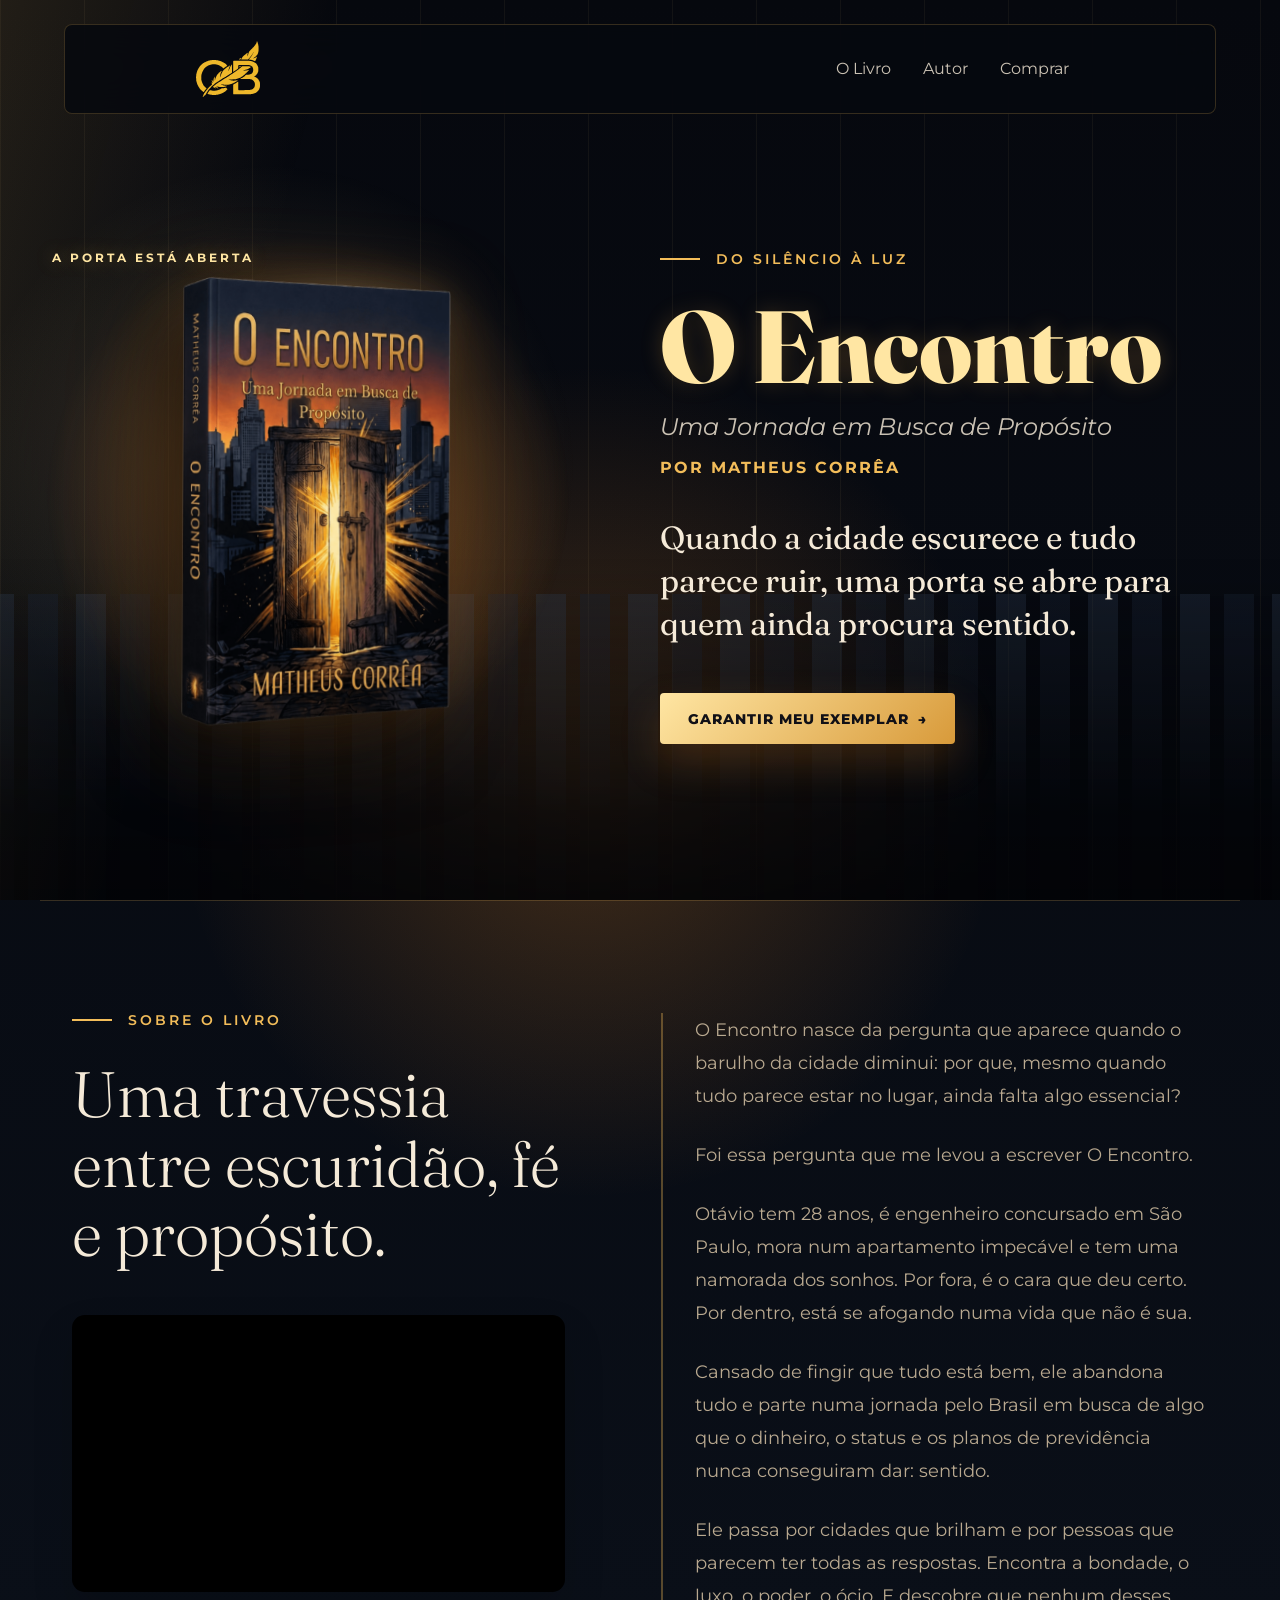
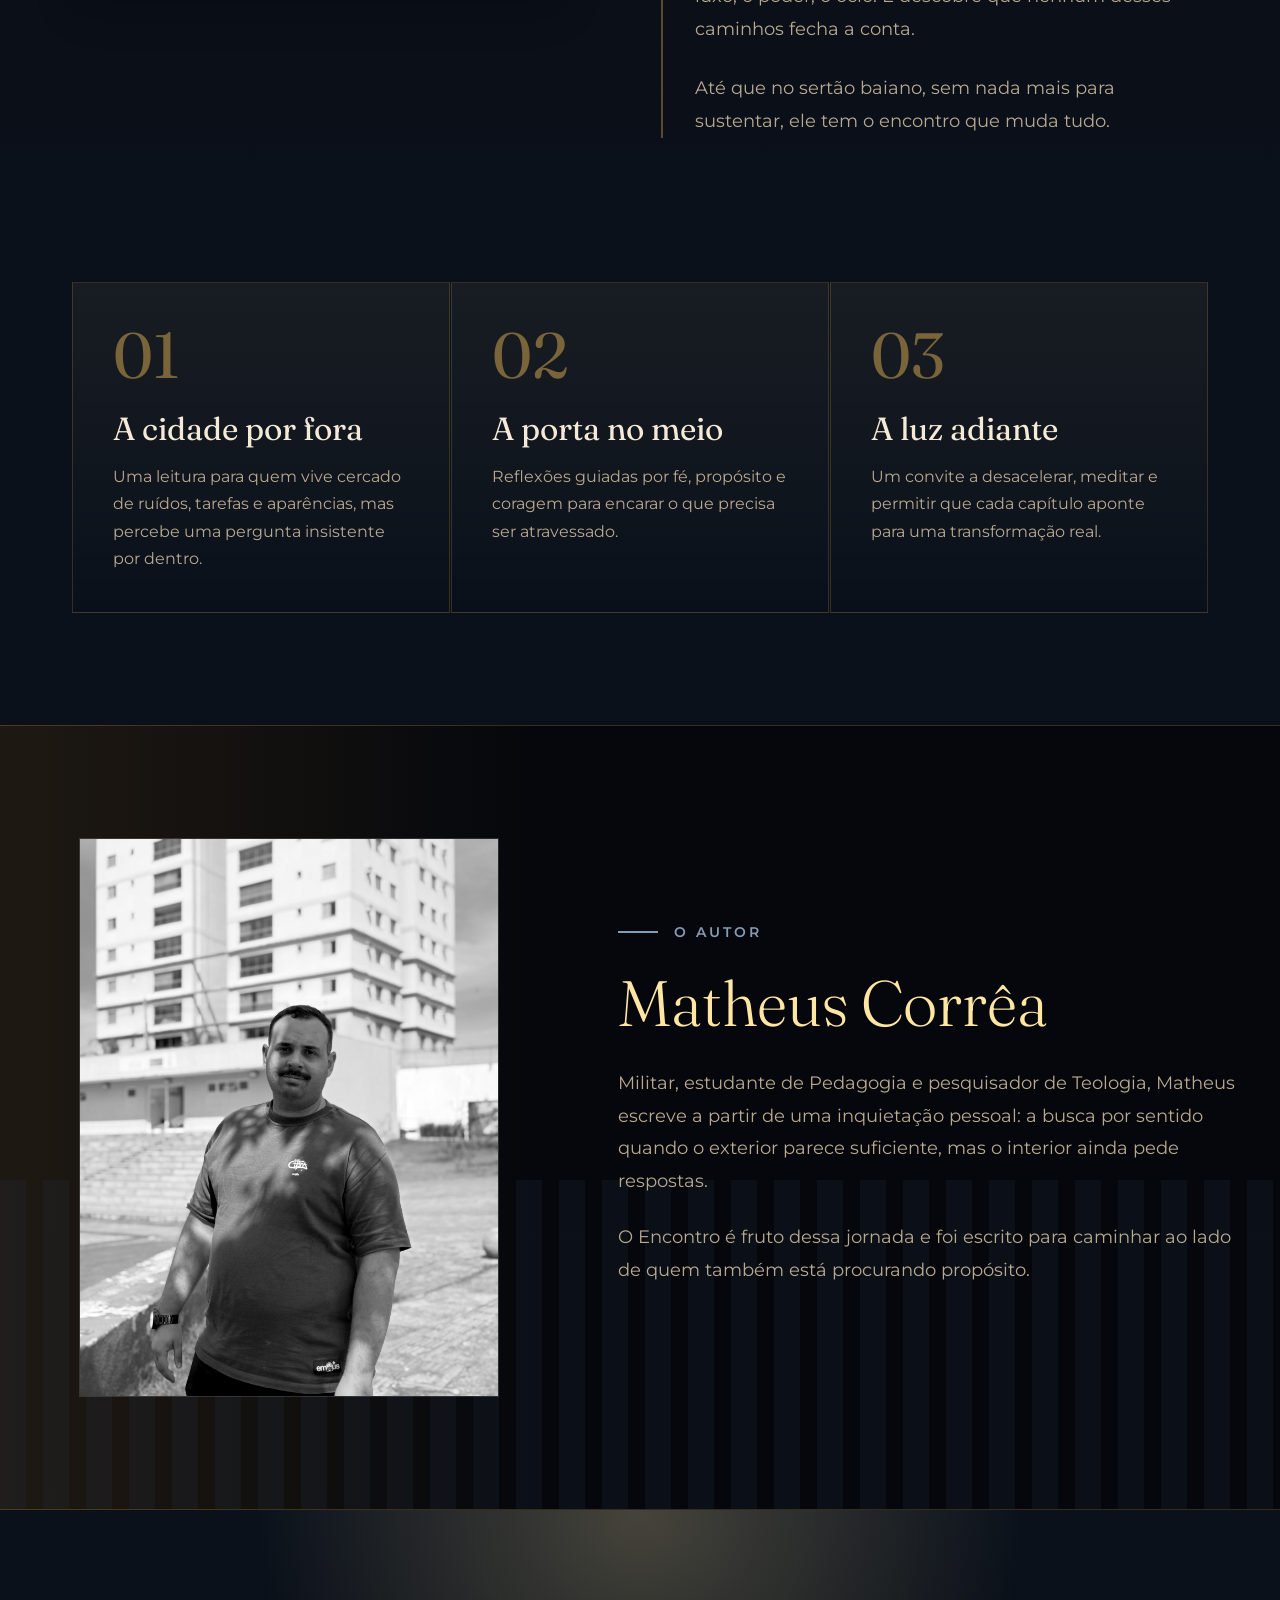
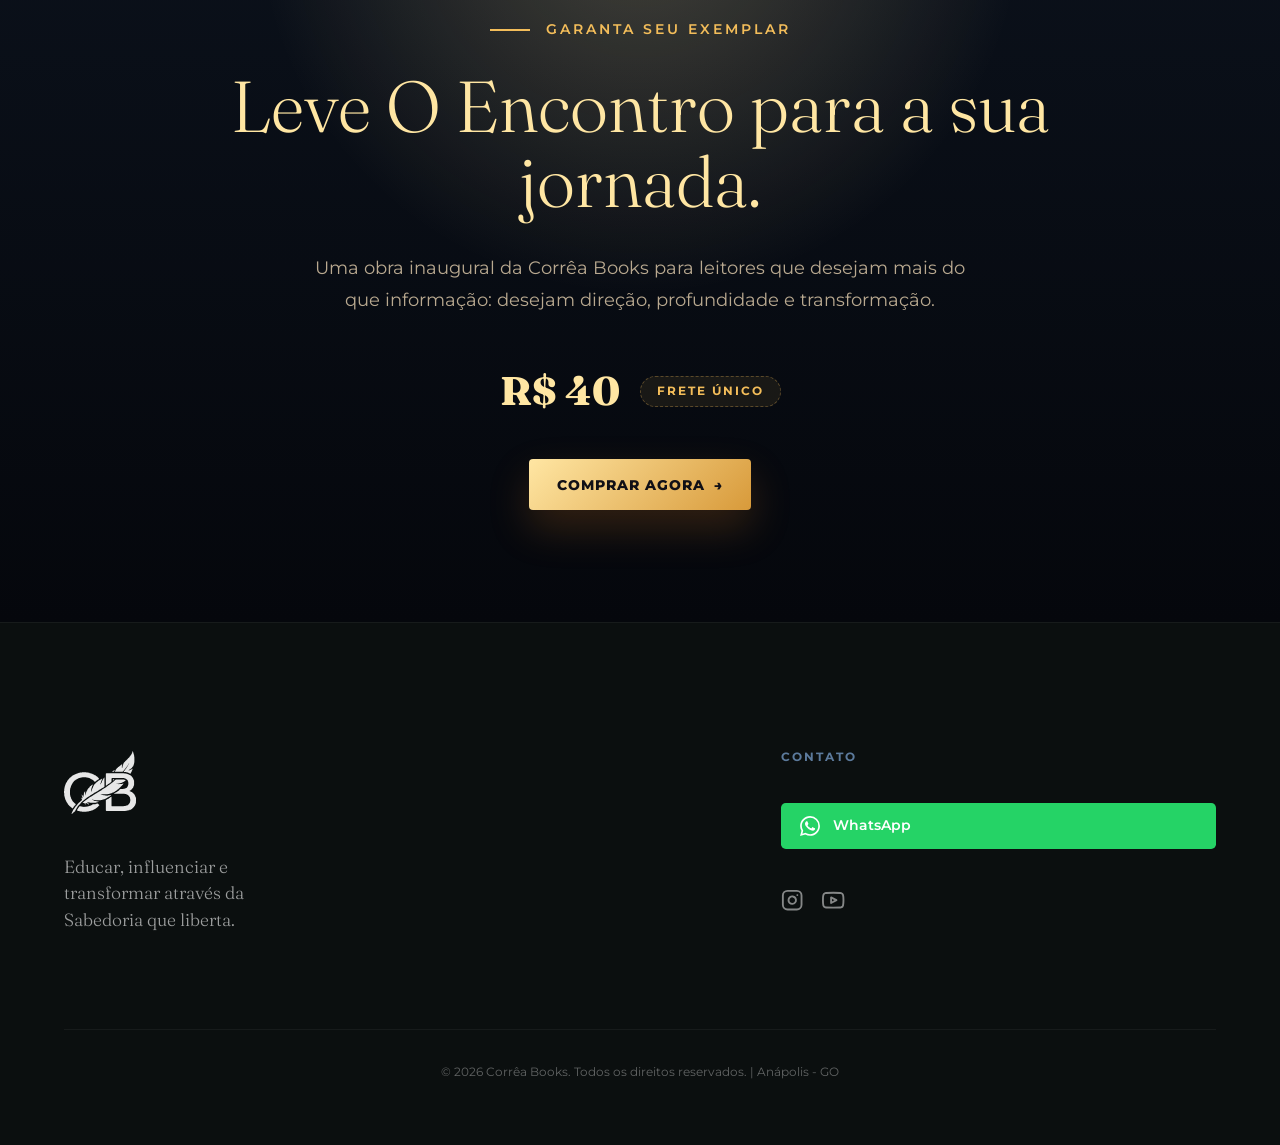
<file: o-encontro.html>
<!DOCTYPE html>
<html lang="pt-br">
<head>
  <meta charset="UTF-8">
  <meta name="viewport" content="width=device-width, initial-scale=1.0">
  <meta name="description" content="Conheça O Encontro, livro de Matheus Corrêa sobre fé, propósito e a busca por sentido quando a vida parece não fechar a conta.">
  <meta name="robots" content="index, follow, max-image-preview:large">
  <meta name="author" content="Matheus Corrêa">
  <meta name="theme-color" content="#0b111b">
  <link rel="canonical" href="https://correabooks.com.br/o-encontro.html">
  <link rel="preconnect" href="https://fonts.googleapis.com">
  <link rel="preconnect" href="https://fonts.gstatic.com" crossorigin>
  <link rel="shortcut icon" href="assets/img/logo_verde.ico" type="image/x-icon">
  <link rel="stylesheet" href="style.css?v=2.1">
  <meta property="og:type" content="book">
  <meta property="og:locale" content="pt_BR">
  <meta property="og:site_name" content="Corrêa Books">
  <meta property="og:title" content="O Encontro | Uma Jornada em Busca de Propósito">
  <meta property="og:description" content="Um livro de Matheus Corrêa sobre fé, propósito e a busca por sentido quando tudo parece dar certo por fora.">
  <meta property="og:url" content="https://correabooks.com.br/o-encontro.html">
  <meta property="og:image" content="https://correabooks.com.br/assets/img/capa.png">
  <meta property="og:image:alt" content="Capa do livro O Encontro, de Matheus Corrêa">
  <meta name="twitter:card" content="summary_large_image">
  <meta name="twitter:title" content="O Encontro | Uma Jornada em Busca de Propósito">
  <meta name="twitter:description" content="Um livro de Matheus Corrêa sobre fé, propósito e a busca por sentido quando tudo parece dar certo por fora.">
  <meta name="twitter:image" content="https://correabooks.com.br/assets/img/capa.png">
  <script type="application/ld+json">
    {
      "@context": "https://schema.org",
      "@graph": [
        {
          "@type": "Book",
          "@id": "https://correabooks.com.br/o-encontro.html#book",
          "name": "O Encontro",
          "alternateName": "O Encontro: Uma Jornada em Busca de Propósito",
          "url": "https://correabooks.com.br/o-encontro.html",
          "image": "https://correabooks.com.br/assets/img/capa.png",
          "description": "Uma jornada sobre fé, propósito e a busca por sentido quando tudo parece dar certo por fora, mas o interior ainda pede respostas.",
          "inLanguage": "pt-BR",
          "author": {
            "@type": "Person",
            "name": "Matheus Corrêa"
          },
          "publisher": {
            "@type": "Organization",
            "name": "Corrêa Books",
            "url": "https://correabooks.com.br/",
            "logo": "https://correabooks.com.br/assets/img/logo_verde.png"
          },
          "offers": {
            "@type": "Offer",
            "url": "https://wa.me/5562994753028?text=Olá!+Quero+garantir+meu+exemplar+do+livro+O+Encontro.",
            "availability": "https://schema.org/InStock"
          }
        },
        {
          "@type": "BreadcrumbList",
          "@id": "https://correabooks.com.br/o-encontro.html#breadcrumb",
          "itemListElement": [
            {
              "@type": "ListItem",
              "position": 1,
              "name": "Corrêa Books",
              "item": "https://correabooks.com.br/"
            },
            {
              "@type": "ListItem",
              "position": 2,
              "name": "O Encontro",
              "item": "https://correabooks.com.br/o-encontro.html"
            }
          ]
        }
      ]
    }
  </script>
  <title>O Encontro | Corrêa Books</title>
</head>
<body class="book-page">
  <nav class="menu book-menu">
    <a href="index.html" class="logo-link">
      <img src="assets/img/logo_verde (Traced).svg" alt="Corrêa Books">
    </a>

    <button class="hamburger" aria-label="Toggle menu">
      <span class="bar"></span>
      <span class="bar"></span>
      <span class="bar"></span>
    </button>

    <ul class="menuItens">
      <li><a href="#sobre">O Livro</a></li>
      <li><a href="#autor">Autor</a></li>
      <li><a href="#comprar">Comprar</a></li>
    </ul>
  </nav>

  <main>
    <section class="book-hero-page">
      <div class="book-hero-art">
        <span class="book-page-kicker">A porta está aberta</span>
        <img src="assets/img/capa.png" alt="Capa do livro O Encontro">
      </div>

      <div class="book-hero-copy">
        <span class="editorial-label">Do Silêncio à Luz</span>
        <h1>O Encontro</h1>
        <p class="book-page-subtitle">Uma Jornada em Busca de Propósito</p>
        <p class="book-page-author">Por Matheus Corrêa</p>
        <p class="book-page-lead">Quando a cidade escurece e tudo parece ruir, uma porta se abre para quem ainda procura sentido.</p>
        <div class="book-hero-ctas">
          <a href="https://wa.me/5562994753028?text=Olá!+Quero+garantir+meu+exemplar+do+livro+O+Encontro." target="_blank" rel="noopener noreferrer" class="book-primary-link">Garantir Meu Exemplar <span class="arrow">&rarr;</span></a>
        </div>
      </div>
    </section>

    <section id="sobre" class="book-story-section">
      <div class="book-story-heading">
        <span class="editorial-label">Sobre o Livro</span>
        <h2>Uma travessia entre escuridão, fé e propósito.</h2>
        
        <div class="video-container" style="margin-top: 3rem;">
          <iframe width="560" height="315" src="https://www.youtube.com/embed/pSaydwxMCYs" title="YouTube video player" frameborder="0" allow="accelerometer; autoplay; clipboard-write; encrypted-media; gyroscope; picture-in-picture; web-share" referrerpolicy="strict-origin-when-cross-origin" allowfullscreen></iframe>
        </div>
      </div>

      <div class="book-story-body">
        <p>O Encontro nasce da pergunta que aparece quando o barulho da cidade diminui: por que, mesmo quando tudo parece estar no lugar, ainda falta algo essencial?</p>
        <p><strong>Foi essa pergunta que me levou a escrever O Encontro.</strong></p>

        <p>Otávio tem 28 anos, é engenheiro concursado em São Paulo, mora num apartamento impecável e tem uma namorada dos sonhos. Por fora, é o cara que deu certo. Por dentro, está se afogando numa vida que não é sua.</p>
        <p>Cansado de fingir que tudo está bem, ele abandona tudo e parte numa jornada pelo Brasil em busca de algo que o dinheiro, o status e os planos de previdência nunca conseguiram dar: sentido.</p>
        <p>Ele passa por cidades que brilham e por pessoas que parecem ter todas as respostas. Encontra a bondade, o luxo, o poder, o ócio. E descobre que nenhum desses caminhos fecha a conta.</p>
        <p>Até que no sertão baiano, sem nada mais para sustentar, ele tem o encontro que muda tudo.</p>
      </div>
    </section>

    <section class="book-details-section">
      <div class="book-detail-item">
        <span>01</span>
        <h3>A cidade por fora</h3>
        <p>Uma leitura para quem vive cercado de ruídos, tarefas e aparências, mas percebe uma pergunta insistente por dentro.</p>
      </div>

      <div class="book-detail-item">
        <span>02</span>
        <h3>A porta no meio</h3>
        <p>Reflexões guiadas por fé, propósito e coragem para encarar o que precisa ser atravessado.</p>
      </div>

      <div class="book-detail-item">
        <span>03</span>
        <h3>A luz adiante</h3>
        <p>Um convite a desacelerar, meditar e permitir que cada capítulo aponte para uma transformação real.</p>
      </div>
    </section>

    <section id="autor" class="book-author-section">
      <div class="book-author-photo">
        <img src="assets/img/author.jpg" alt="Foto do autor Matheus Corrêa">
      </div>

      <div class="book-author-copy">
        <span class="editorial-label light">O Autor</span>
        <h2>Matheus Corrêa</h2>
        <p>Militar, estudante de Pedagogia e pesquisador de Teologia, Matheus escreve a partir de uma inquietação pessoal: a busca por sentido quando o exterior parece suficiente, mas o interior ainda pede respostas.</p>
        <p>O Encontro é fruto dessa jornada e foi escrito para caminhar ao lado de quem também está procurando propósito.</p>
      </div>
    </section>

    <section id="comprar" class="book-buy-section">
      <div class="book-buy-card">
        <span class="editorial-label">Garanta seu Exemplar</span>
        <h2>Leve O Encontro para a sua jornada.</h2>
        <p>Uma obra inaugural da Corrêa Books para leitores que desejam mais do que informação: desejam direção, profundidade e transformação.</p>
        <div class="book-price-tag-container center">
          <span class="book-price-main">R$ 40</span>
          <span class="book-price-badge">Frete Único</span>
        </div>
        <div class="book-hero-ctas" style="justify-content: center; animation-delay: 0s;">
          <a href="https://wa.me/5562994753028?text=Olá!+Quero+garantir+meu+exemplar+do+livro+O+Encontro." target="_blank" rel="noopener noreferrer" class="book-primary-link">Comprar Agora <span class="arrow">&rarr;</span></a>
        </div>
      </div>
    </section>
  </main>

  <footer class="site-footer">
    <div class="footer-inner">
      <div class="footer-column footer-brand">
        <img src="assets/img/logo_verde (Traced).svg" alt="Corrêa Books Símbolo">
        <p>Educar, influenciar e transformar através da Sabedoria que liberta.</p>
      </div>
      <!-- Bloco 3: Contato -->
      <div class="footer-column">
        <span class="footer-column-title">Contato</span>
        <a href="https://wa.me/5562994753028" target="_blank" rel="noopener noreferrer" class="whatsapp-cta">
          <svg width="20" height="20" viewBox="0 0 24 24" fill="currentColor"><path d="M17.472 14.382c-.297-.149-1.758-.867-2.03-.967-.273-.099-.471-.148-.67.15-.197.297-.767.966-.94 1.164-.173.199-.347.223-.644.075-.297-.15-1.255-.463-2.39-1.475-.883-.788-1.48-1.761-1.653-2.059-.173-.297-.018-.458.13-.606.134-.133.298-.347.446-.52.149-.174.198-.298.298-.497.099-.198.05-.371-.025-.52-.075-.149-.669-1.612-.916-2.207-.242-.579-.487-.5-.669-.51-.173-.008-.371-.01-.57-.01-.198 0-.52.074-.792.372-.272.297-1.04 1.016-1.04 2.479 0 1.462 1.065 2.875 1.213 3.074.149.198 2.096 3.2 5.077 4.487.709.306 1.262.489 1.694.625.712.227 1.36.195 1.871.118.571-.085 1.758-.719 2.006-1.413.248-.694.248-1.289.173-1.413-.074-.124-.272-.198-.57-.347m-5.421 7.403h-.004a9.87 9.87 0 01-5.031-1.378l-.361-.214-3.741.982.998-3.648-.235-.374a9.86 9.86 0 01-1.51-5.26c.001-5.45 4.436-9.884 9.888-9.884 2.64 0 5.122 1.03 6.988 2.898a9.825 9.825 0 012.893 6.994c-.003 5.45-4.437 9.884-9.885 9.884m8.413-18.297A11.815 11.815 0 0012.05 0C5.495 0 .16 5.335.157 11.892c0 2.096.547 4.142 1.588 5.945L.057 24l6.305-1.654a11.882 11.882 0 005.683 1.448h.005c6.554 0 11.89-5.335 11.893-11.893a11.821 11.821 0 00-3.48-8.413z"/></svg>
          WhatsApp
        </a>
        <div class="social-links">
          <a href="https://www.instagram.com/correabooks/" target="_blank" rel="noopener noreferrer" class="social-link" aria-label="Instagram">
            <svg width="20" height="20" viewBox="0 0 24 24" fill="none" stroke="currentColor" stroke-width="2" stroke-linecap="round" stroke-linejoin="round"><rect x="2" y="2" width="20" height="20" rx="5" ry="5"></rect><path d="M16 11.37A4 4 0 1 1 12.63 8 4 4 0 0 1 16 11.37z"></path><line x1="17.5" y1="6.5" x2="17.51" y2="6.5"></line></svg>
          </a>
          <a href="https://www.youtube.com/@mundodecorrea" target="_blank" rel="noopener noreferrer" class="social-link" aria-label="YouTube">
            <svg width="20" height="20" viewBox="0 0 24 24" fill="none" stroke="currentColor" stroke-width="2" stroke-linecap="round" stroke-linejoin="round"><path d="M22.54 6.42a2.78 2.78 0 0 0-1.94-2C18.88 4 12 4 12 4s-6.88 0-8.6.42a2.78 2.78 0 0 0-1.94 2C1 8.14 1 12 1 12s0 3.86.46 5.58a2.78 2.78 0 0 0 1.94 2c1.72.42 8.6.42 8.6.42s6.88 0 8.6-.42a2.78 2.78 0 0 0 1.94-2C23 15.86 23 12 23 12s0-3.86-.46-5.58z"></path><polygon points="9.75 15.02 15.5 12 9.75 8.98 9.75 15.02"></polygon></svg>
          </a>
        </div>
      </div>
    </div>
    <div class="footer-bottom">
      <div class="footer-bottom-info">
        <p>&copy; 2026 Corrêa Books. Todos os direitos reservados. | Anápolis - GO</p>
      </div>
    </div>
  </footer>

  <script src="index.js"></script>
</body>
</html>
</file>
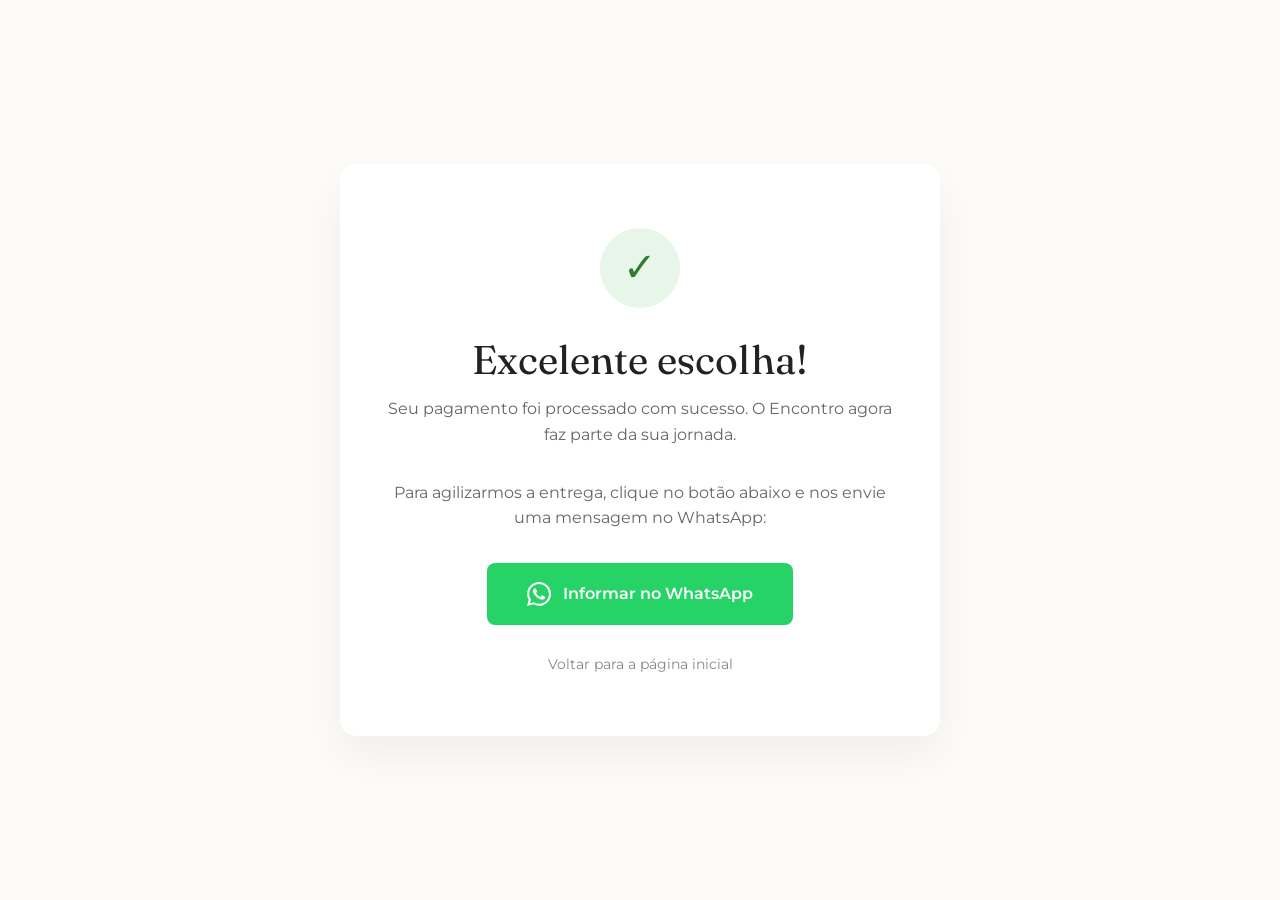
<file: sucesso.html>
<!DOCTYPE html>
<html lang="pt-br">
<head>
    <meta charset="UTF-8">
    <meta name="viewport" content="width=device-width, initial-scale=1.0">
    <meta name="robots" content="noindex, nofollow">
    <link rel="shortcut icon" href="assets/img/logo_verde.ico" type="image/x-icon">
    <link rel="stylesheet" href="style.css?v=2.1">
    <title>Pagamento Confirmado | Corrêa Books</title>
    <style>
        .success-page {
            min-height: 100vh;
            display: flex;
            align-items: center;
            justify-content: center;
            background-color: #fdfbf7;
            padding: 2rem;
            text-align: center;
        }
        .success-card {
            background: white;
            padding: 4rem 3rem;
            border-radius: 1rem;
            box-shadow: 0 20px 40px rgba(0,0,0,0.05);
            max-width: 600px;
            width: 100%;
            animation: cardAppear 0.8s cubic-bezier(0.2, 0.8, 0.2, 1);
        }
        @keyframes cardAppear {
            from { opacity: 0; transform: translateY(30px); }
            to { opacity: 1; transform: translateY(0); }
        }
        .success-icon {
            width: 80px;
            height: 80px;
            background: #e8f5e9;
            color: #2e7d32;
            border-radius: 50%;
            display: flex;
            align-items: center;
            justify-content: center;
            margin: 0 auto 2rem;
            font-size: 2.5rem;
        }
        .success-card h1 {
            font-family: Fraunces, serif;
            font-size: 2.5rem;
            color: #222;
            margin-bottom: 1rem;
        }
        .success-card p {
            font-family: Montserrat, sans-serif;
            color: #666;
            line-height: 1.6;
            margin-bottom: 2rem;
        }
        .payment-id-box {
            background: #f8f9fa;
            padding: 1rem;
            border-radius: 0.5rem;
            font-family: monospace;
            font-size: 1rem;
            color: #5c7a9c;
            margin-bottom: 2.5rem;
            border: 1px dashed #ddd;
        }
        .whatsapp-success-btn {
            display: inline-flex;
            align-items: center;
            gap: 0.8rem;
            background-color: #25d366;
            color: white;
            padding: 1.2rem 2.5rem;
            border-radius: 0.5rem;
            text-decoration: none;
            font-family: Montserrat, sans-serif;
            font-weight: 600;
            transition: all 0.3s ease;
        }
        .whatsapp-success-btn:hover {
            background-color: #128c7e;
            transform: translateY(-3px);
            box-shadow: 0 10px 20px rgba(37, 211, 102, 0.2);
        }
        .back-home {
            display: block;
            margin-top: 2rem;
            color: #888;
            text-decoration: none;
            font-family: Montserrat, sans-serif;
            font-size: 0.9rem;
        }
        .back-home:hover {
            color: #222;
        }
    </style>
</head>
<body>
    <div class="success-page">
        <div class="success-card">
            <div class="success-icon">✓</div>
            <h1>Excelente escolha!</h1>
            <p>Seu pagamento foi processado com sucesso. O Encontro agora faz parte da sua jornada.</p>
            
            <div id="payment-info" style="display: none;">
                <span style="font-size: 0.8rem; text-transform: uppercase; letter-spacing: 1px; color: #999;">ID da Transação</span>
                <div class="payment-id-box" id="payment-id">---</div>
            </div>

            <p>Para agilizarmos a entrega, clique no botão abaixo e nos envie uma mensagem no WhatsApp:</p>

            <a href="#" id="whatsapp-link" class="whatsapp-success-btn">
                <svg width="24" height="24" viewBox="0 0 24 24" fill="currentColor"><path d="M17.472 14.382c-.297-.149-1.758-.867-2.03-.967-.273-.099-.471-.148-.67.15-.197.297-.767.966-.94 1.164-.173.199-.347.223-.644.075-.297-.15-1.255-.463-2.39-1.475-.883-.788-1.48-1.761-1.653-2.059-.173-.297-.018-.458.13-.606.134-.133.298-.347.446-.52.149-.174.198-.298.298-.497.099-.198.05-.371-.025-.52-.075-.149-.669-1.612-.916-2.207-.242-.579-.487-.5-.669-.51-.173-.008-.371-.01-.57-.01-.198 0-.52.074-.792.372-.272.297-1.04 1.016-1.04 2.479 0 1.462 1.065 2.875 1.213 3.074.149.198 2.096 3.2 5.077 4.487.709.306 1.262.489 1.694.625.712.227 1.36.195 1.871.118.571-.085 1.758-.719 2.006-1.413.248-.694.248-1.289.173-1.413-.074-.124-.272-.198-.57-.347m-5.421 7.403h-.004a9.87 9.87 0 01-5.031-1.378l-.361-.214-3.741.982.998-3.648-.235-.374a9.86 9.86 0 01-1.51-5.26c.001-5.45 4.436-9.884 9.888-9.884 2.64 0 5.122 1.03 6.988 2.898a9.825 9.825 0 012.893 6.994c-.003 5.45-4.437 9.884-9.885 9.884m8.413-18.297A11.815 11.815 0 0012.05 0C5.495 0 .16 5.335.157 11.892c0 2.096.547 4.142 1.588 5.945L.057 24l6.305-1.654a11.882 11.882 0 005.683 1.448h.005c6.554 0 11.89-5.335 11.893-11.893a11.821 11.821 0 00-3.48-8.413z"/></svg>
                Informar no WhatsApp
            </a>

            <a href="index.html" class="back-home">Voltar para a página inicial</a>
        </div>
    </div>

    <script>
        // Lógica para capturar o ID do pagamento da URL
        const urlParams = new URLSearchParams(window.location.search);
        const paymentId = urlParams.get('payment_id');
        const status = urlParams.get('status');

        if (paymentId) {
            document.getElementById('payment-info').style.display = 'block';
            document.getElementById('payment-id').textContent = paymentId;
        }

        // Configurar link do WhatsApp
        const whatsappNumber = "5562994753028"; // Seu número (baseado no footer)
        let message = "Olá! Acabei de garantir meu exemplar do livro O Encontro.";
        if (paymentId) {
            message += ` O ID do meu pagamento é: ${paymentId}.`;
        }
        
        const whatsappUrl = `https://wa.me/${whatsappNumber}?text=${encodeURIComponent(message)}`;
        document.getElementById('whatsapp-link').href = whatsappUrl;
    </script>
</body>
</html>
</file>
<file: style.css>
/* http://meyerweb.com/eric/tools/css/reset/ 
   v2.0 | 20110126
   License: none (public domain)
*/

@import url('https://fonts.googleapis.com/css2?family=Montserrat:ital,wght@0,100..900;1,100..900&display=swap');
@import url('https://fonts.googleapis.com/css2?family=Fraunces:ital,opsz,wght@0,9..144,100..900;1,9..144,100..900&display=swap');
@import url('https://fonts.googleapis.com/css2?family=Roboto:ital,wght@0,100..900;1,100..900&display=swap');

html, body, div, span, applet, object, iframe,
h1, h2, h3, h4, h5, h6, p, blockquote, pre,
a, abbr, acronym, address, big, cite, code,
del, dfn, em, img, ins, kbd, q, s, samp,
small, strike, strong, sub, sup, tt, var,
b, u, i, center,
dl, dt, dd, ol, ul, li,
fieldset, form, label, legend,
table, caption, tbody, tfoot, thead, tr, th, td,
article, aside, canvas, details, embed, 
figure, figcaption, footer, header, hgroup, 
menu, nav, output, ruby, section, summary,
time, mark, audio, video {
	margin: 0;
	padding: 0;
	border: 0;
	font-size: 100%;
	font: inherit;
	vertical-align: baseline;
}
*, *:before, *:after {
  box-sizing: border-box;
}
/* HTML5 display-role reset for older browsers */
article, aside, details, figcaption, figure, 
footer, header, hgroup, menu, nav, section {
	display: block;
}
body {
	line-height: 1;
}
ol, ul {
	list-style: none;
}
blockquote, q {
	quotes: none;
}
blockquote:before, blockquote:after,
q:before, q:after {
	content: '';
	content: none;
}
table {
	border-collapse: collapse;
	border-spacing: 0;
}

html {
  overflow-x: clip; 
}


body {
  background-color: #f1f1f19a;
  overflow-x: clip;
}

section[id] {
  scroll-margin-top: 10rem;
}

.menu {
  background-color: #ffffff;
  display: flex;
  padding: 1rem;
  align-items: center;
  justify-content: center;
  gap: 35rem;
  max-width: 90%;
  margin: 0 auto;
  border-radius: 0.5rem;
  position: fixed;
  top: 1.5rem;
  left: 5%;
  right: 5%;
  z-index: 100;
  color: #222;
}

.logo-link img {
  width: 4rem;
  display: block;
}

.menuItens {
  display: flex;
  flex-direction: row;
  font-family: Montserrat, sans-serif;
}

.menuItens > li {
  margin: 0 1rem;
  transition: transform 0.3s ease;
}

.menuItens > li:hover,
.menuItens > li.active {
  transform: translateY(-5px);
  color: #7A8A8B;
}

.menuItens a {
  color: inherit;
  text-decoration: none;
}

/* Hamburger Menu Button (Hidden on Desktop) */
.hamburger {
  display: none;
  background: none;
  border: none;
  cursor: pointer;
  padding: 0.5rem;
  z-index: 100;
}

.hamburger .bar {
  display: block;
  width: 25px;
  height: 3px;
  margin: 5px auto;
  transition: all 0.3s ease-in-out;
  background-color: #222;
  border-radius: 2px;
}

.hero {
  background-image: url('assets/img/familia.png');
  background-size: cover;
  background-position: center top;
  background-repeat: no-repeat;
  max-width: 90%;
  margin: 0 auto;
  border-radius: 0.5rem;
  margin-top: 9rem;
  margin-bottom: 20px;
  height: calc(100vh - 10.5rem);
  display: flex;
  align-items: center;
  position: relative;
}

.hero-text {
  position: absolute;
  left: 2rem;
  max-width: 400px;
  display: none;
}

.hero-text p {
  font-family: Fraunces, serif;
  font-size: 2.5rem;
  color: #ffffff;
  font-weight: 700;
  text-shadow: 2px 2px 4px rgba(0, 0, 0, 0.3);
  line-height: 1.3;
}

.hero-text .line1,
.hero-text .line3,
.hero-text .line4 {
  display: block;
  font-weight: 700;
}

.hero-text .line2 {
  display: block;
  font-weight: 500;
}

.hero-text em {
  font-style: italic;
  font-weight: 700;
}

.hero-text .decorator {
  display: block;
  font-size: 1.5rem;
  margin: 0.5rem 0;
  opacity: 0.8;
}

#valores {
  width: 100%;
  margin: 0;
  padding: 0;
}

.valueItem {
  min-height: 100vh;
  display: flex;
  flex-direction: row;
  align-items: stretch;
  scroll-snap-align: start;
  position: sticky;
  top: 80px;
  z-index: 5;
  background-color: #fdfbf7;
  box-shadow: 0 -10px 30px rgba(0,0,0,0.05); /* Subtle shadow for stacking effect */
  border-top: 1px solid #f0eee9;
}

.valueItem.alt {
  background-color: #ffffff; /* Alternate background for distinction */
}

.value-number-side {
  width: 50%;
  display: flex;
  align-items: center;
  justify-content: center;
  position: relative;
  overflow: hidden;
  border-right: 1px solid #f0eee9;
}

.valueItem.alt .value-number-side {
  border-right: none;
  border-left: 1px solid #f0eee9;
}

.editorial-number {
  font-family: Fraunces, serif;
  font-size: 25rem;
  font-weight: 200;
  color: rgba(92, 122, 156, 0.15); /* Increased opacity to make it more visible */
  line-height: 1;
  user-select: none;
}

.valueContent {
  width: 50%;
  display: flex;
  flex-direction: column;
  justify-content: center;
  padding: 8rem 6rem;
  font-family: Montserrat, sans-serif;
}

.valueContent h2 {
  font-family: Fraunces, serif;
  font-size: 4.5rem;
  font-weight: 300;
  color: #222;
  margin-top: 1rem;
  margin-bottom: 2.5rem;
  line-height: 1.1;
}

.valueContent p {
  font-size: 1.15rem;
  line-height: 1.8;
  color: #555;
}

/* manifesto Section */
.manifesto-section {
  min-height: 100vh;
  background-color: #ffffff;
  display: flex;
  flex-direction: column;
  align-items: center;
  justify-content: center;
  padding: 8rem 2rem 4rem 2rem;
  position: sticky;
  top: 80px;
  z-index: 10;
  box-shadow: 0 -10px 30px rgba(0,0,0,0.1);
  font-family: Montserrat, sans-serif;
}

.editorial-layout {
  max-width: 1200px;
  width: 100%;
  display: flex;
  flex-direction: row;
  gap: 6rem;
  align-items: flex-start;
}

.editorial-title {
  flex: 1;
  display: flex;
  flex-direction: column;
}

.editorial-label {
  font-size: 0.9rem;
  text-transform: uppercase;
  letter-spacing: 3px;
  color: #5c7a9c;
  font-weight: 600;
  margin-bottom: 2rem;
  display: flex;
  align-items: center;
  gap: 1rem;
}

.editorial-label::before {
  content: '';
  width: 40px;
  height: 2px;
  background-color: #5c7a9c;
}

.editorial-title h2 {
  font-family: Fraunces, serif;
  font-size: 4rem;
  font-weight: 300;
  line-height: 1.1;
  color: #222;
}

.editorial-body {
  flex: 1;
  display: flex;
  flex-direction: column;
  gap: 2rem;
  padding-top: 3.5rem;
}

.editorial-body p {
  font-size: 1.15rem;
  line-height: 1.8;
  color: #666;
  font-weight: 400;
}

.editorial-body .lead-text {
  font-size: 1.4rem;
  color: #333;
  font-weight: 500;
  line-height: 1.6;
}

/* Biblioteca Section */
.biblioteca-section {
  min-height: 100vh;
  background-color: #fdfbf7;
  display: flex;
  align-items: center;
  justify-content: center;
  padding: 8rem 2rem; 
  position: relative;
  z-index: 15;
  scroll-margin-top: 100px;
  box-shadow: 0 -10px 30px rgba(0,0,0,0.05);
  font-family: Montserrat, sans-serif;
}

.biblioteca-container {
  max-width: 1200px; 
  width: 100%;
  display: flex;
  flex-direction: column;
  gap: 2rem; /* Reduced gap to save vertical space while keeping content huge */
}

.biblioteca-header {
  display: flex;
  flex-direction: column;
  align-items: center;
  text-align: center;
}

.biblioteca-header h2 {
  font-family: Fraunces, serif;
  font-size: 3.5rem; /* Restored original size */
  font-weight: 300;
  color: #222;
  margin-top: 0.5rem;
}

.editorial-book-display {
  display: flex;
  flex-direction: row;
  align-items: center;
  justify-content: center;
  gap: 6rem; 
}

.book-visual {
  flex: 1;
  display: flex;
  justify-content: flex-end;
  max-width: 500px;
  perspective: 1000px;
}

.book-visual img {
  width: 100%;
  max-width: 450px; /* Restored the original, beautiful large width! */
  height: auto;
  object-fit: contain;
  filter: drop-shadow(-20px 20px 30px rgba(0,0,0,0.3));
  transition: transform 0.6s cubic-bezier(0.2, 0.8, 0.2, 1);
  transform: rotateY(-10deg) scale(0.98);
}

.book-visual:hover img {
  transform: rotateY(0deg) scale(1.02);
}

.book-details {
  flex: 1;
  display: flex;
  flex-direction: column;
  justify-content: center;
  max-width: 500px;
}

.book-status {
  font-family: Montserrat, sans-serif;
  font-size: 0.85rem;
  text-transform: uppercase;
  letter-spacing: 2px;
  color: #5c7a9c;
  font-weight: 600;
  margin-bottom: 1.5rem;
  position: relative;
  padding-left: 2rem;
}

.book-status::before {
  content: '';
  position: absolute;
  left: 0;
  top: 50%;
  transform: translateY(-50%);
  width: 15px;
  height: 1px;
  background-color: #5c7a9c;
}

.book-title {
  font-family: Fraunces, serif;
  font-size: 4.5rem; /* Restored original huge size */
  font-weight: 700;
  color: #222;
  line-height: 1;
  margin-bottom: 0.5rem;
}

.book-subtitle {
  font-family: Montserrat, sans-serif;
  font-size: 1.4rem;
  color: #555;
  font-style: italic;
  margin-bottom: 1rem;
}

.book-author {
  font-family: Montserrat, sans-serif;
  font-size: 1.1rem;
  color: #5c7a9c;
  font-weight: 600;
  text-transform: uppercase;
  letter-spacing: 1px;
  margin-bottom: 2rem;
}

.book-synopsis {
  display: flex;
  flex-direction: column;
  gap: 1.2rem;
  margin-bottom: 2.5rem;
  padding-left: 1.5rem;
  border-left: 2px solid #e0e8e8;
}

.book-synopsis p {
  font-size: 1.1rem;
  line-height: 1.8;
  color: #555;
}

.editorial-link {
  align-self: flex-start;
  font-family: Montserrat, sans-serif;
  font-size: 1.1rem;
  font-weight: 600;
  color: #222;
  text-decoration: none;
  text-transform: uppercase;
  letter-spacing: 1px;
  display: flex;
  align-items: center;
  gap: 0.5rem;
  padding-bottom: 0.5rem;
  border-bottom: 2px solid #222;
  transition: all 0.3s ease;
}

.editorial-link .arrow {
  transition: transform 0.3s ease;
}

.editorial-link:hover {
  color: #5c7a9c;
  border-color: #5c7a9c;
}

.editorial-link:hover .arrow {
  transform: translateX(5px);
}

/* Autor Section */
.autor-section {
  min-height: 100vh;
  background-color: #0a0a0a; /* Very dark rich charcoal for high contrast editorial feel */
  display: flex;
  flex-direction: column;
  align-items: center;
  justify-content: center;
  padding: 8rem 2rem 6rem 2rem;
  position: relative;
  z-index: 20;
  scroll-margin-top: 100px;
  box-shadow: 0 -10px 30px rgba(0,0,0,0.5);
}

.autores-header {
  text-align: center;
  font-family: Montserrat, sans-serif;
  margin-bottom: 6rem;
  display: flex;
  flex-direction: column;
  align-items: center;
}

.editorial-label.light {
  color: #849cb6;
}

.editorial-label.light::before {
  background-color: #849cb6;
}

.autores-header h2 {
  font-family: Fraunces, serif;
  font-size: 3.5rem;
  font-weight: 300;
  color: #ffffff;
  margin-top: 1rem;
  margin-bottom: 1.5rem;
}

.autores-header p {
  font-size: 1.1rem;
  color: #888;
  max-width: 600px;
  line-height: 1.6;
}

.autores-header p strong {
  color: #849cb6;
  font-weight: 500;
}

.editorial-author-display {
  display: flex;
  flex-direction: row;
  align-items: stretch; /* Align items to stretch for equal height feel */
  gap: 5rem;
  max-width: 1100px;
  width: 100%;
}

.author-portrait {
  flex: 1;
  display: flex;
  justify-content: flex-end;
  max-width: 500px;
}

.author-portrait img {
  width: 100%;
  max-width: 450px;
  object-fit: cover;
  filter: grayscale(100%) contrast(1.1);
  transition: filter 0.5s ease;
}

.author-portrait:hover img {
  filter: grayscale(0%) contrast(1.05);
}

.author-bio {
  flex: 1;
  display: flex;
  flex-direction: column;
  justify-content: center;
  max-width: 500px;
}

.author-name {
  font-family: Fraunces, serif;
  font-size: 4rem;
  font-weight: 300;
  color: #ffffff;
  line-height: 1;
  margin-bottom: 0.5rem;
}

.author-role {
  font-family: Montserrat, sans-serif;
  font-size: 1.1rem;
  color: #849cb6;
  text-transform: uppercase;
  letter-spacing: 2px;
  margin-bottom: 3rem;
  display: block;
}

.author-text {
  display: flex;
  flex-direction: column;
  gap: 1.5rem;
  border-left: 1px solid #333;
  padding-left: 2rem;
}

.author-text p {
  font-family: Montserrat, sans-serif;
  font-size: 1.1rem;
  line-height: 1.8;
  color: #a0a0a0;
  font-weight: 300;
}

.site-footer {
  position: relative;
  z-index: 20;
  background-color: #0b0f0f;
  color: #ffffff;
  padding: 8rem 5% 4rem;
  font-family: Montserrat, sans-serif;
  border-top: 1px solid rgba(255, 255, 255, 0.05);
}

.footer-inner {
  max-width: 1200px;
  width: 100%;
  margin: 0 auto;
  display: grid;
  grid-template-columns: 1.5fr 1fr;
  gap: 4rem;
  align-items: start;
}

.footer-column {
  display: flex;
  flex-direction: column;
  gap: 2rem;
}

.footer-brand img {
  width: 4.5rem;
  height: auto;
  filter: brightness(0) invert(1);
  opacity: 0.9;
  margin-bottom: 0.5rem;
}

.footer-brand p {
  font-family: Fraunces, serif;
  font-size: 1.1rem;
  line-height: 1.5;
  color: rgba(255, 255, 255, 0.6);
  font-weight: 300;
  max-width: 200px;
}

.footer-column-title {
  font-size: 0.75rem;
  text-transform: uppercase;
  letter-spacing: 2px;
  color: #5c7a9c;
  font-weight: 700;
  margin-bottom: 0.5rem;
}

.footer-nav {
  display: flex;
  flex-direction: column;
  gap: 0.8rem;
}

.footer-nav a {
  color: rgba(255, 255, 255, 0.5);
  font-size: 0.9rem;
  text-decoration: none;
  transition: all 0.3s ease;
}

.footer-nav a:hover {
  color: #ffffff;
  transform: translateX(3px);
}

.footer-nav.utility {
  margin-top: 1.5rem;
  padding-top: 1.5rem;
  border-top: 1px solid rgba(255, 255, 255, 0.05);
}

.footer-nav.utility a {
  font-size: 0.8rem;
  opacity: 0.7;
}

.whatsapp-cta {
  display: inline-flex;
  align-items: center;
  gap: 0.8rem;
  background-color: #25D366;
  color: #ffffff;
  padding: 0.8rem 1.2rem;
  border-radius: 0.3rem;
  text-decoration: none;
  font-weight: 600;
  font-size: 0.85rem;
  transition: transform 0.3s ease, background-color 0.3s ease;
}

.whatsapp-cta:hover {
  transform: translateY(-2px);
  background-color: #20ba5a;
}

.social-links {
  display: flex;
  gap: 1.2rem;
  margin-top: 0.5rem;
}

.social-link svg {
  width: 1.4rem;
  height: 1.4rem;
  stroke: rgba(255, 255, 255, 0.5);
  transition: stroke 0.3s ease, transform 0.3s ease;
}

.social-link:hover svg {
  stroke: #ffffff;
  transform: scale(1.1);
}

.footer-bottom {
  max-width: 1200px;
  width: 100%;
  margin: 6rem auto 0;
  padding-top: 2rem;
  border-top: 1px solid rgba(255, 255, 255, 0.05);
  display: flex;
  flex-direction: column;
  align-items: center;
  gap: 1.5rem;
}

.footer-bottom-info {
  display: flex;
  flex-direction: column;
  align-items: center;
  gap: 0.5rem;
  text-align: center;
}

.footer-bottom p {
  font-size: 0.75rem;
  color: rgba(255, 255, 255, 0.35);
  line-height: 1.6;
}

@media (max-width: 992px) {
  .footer-inner {
    grid-template-columns: 1.2fr 1fr;
    gap: 4rem 2rem;
  }
}

@media (max-width: 768px) {
  .footer-inner {
    grid-template-columns: 1fr;
    gap: 3.5rem;
  }

  .site-footer {
    padding: 6rem 1.5rem 3rem;
  }
}

/* Book Landing Page */
body.book-page-leaving {
  overflow: hidden;
}

body.book-page-leaving::before {
  content: '';
  position: fixed;
  inset: 0;
  z-index: 9999;
  pointer-events: none;
  background:
    linear-gradient(90deg, transparent 0 46%, rgba(245, 181, 83, 0.9) 49%, rgba(255, 233, 172, 1) 50%, rgba(245, 181, 83, 0.9) 51%, transparent 54%),
    linear-gradient(180deg, #05070c 0%, #111724 100%);
  transform: scaleY(0);
  transform-origin: bottom;
  animation: bookExitCurtain 0.52s cubic-bezier(0.65, 0, 0.35, 1) forwards;
}

.book-page {
  --book-ink: #05070c;
  --book-night: #0b111b;
  --book-blue: #121b2a;
  --book-steel: #263447;
  --book-gold: #d89a3a;
  --book-amber: #f3bd5a;
  --book-light: #ffe6a3;
  --book-ivory: #f5ead8;
  --book-muted: #b9a990;
  --book-line: rgba(243, 189, 90, 0.2);
  background:
    radial-gradient(circle at 46% 18%, rgba(221, 133, 42, 0.28), transparent 26rem),
    linear-gradient(180deg, #06080e 0%, #0b111b 48%, #05070c 100%);
  color: var(--book-ivory);
}

.book-page::before {
  content: '';
  position: fixed;
  inset: 0;
  z-index: 5000;
  pointer-events: none;
  background:
    linear-gradient(90deg, #030407 0 47%, rgba(217, 139, 49, 0.95) 49%, #ffe9a8 50%, rgba(217, 139, 49, 0.95) 51%, #030407 53% 100%);
  animation: bookEntryCurtain 1.05s cubic-bezier(0.75, 0, 0.2, 1) 0.12s forwards;
}

.book-page::after {
  content: '';
  position: fixed;
  inset: 0;
  z-index: 0;
  pointer-events: none;
  background:
    linear-gradient(180deg, transparent 0 62%, rgba(0, 0, 0, 0.78) 100%),
    repeating-linear-gradient(90deg, rgba(255, 220, 139, 0.055) 0 1px, transparent 1px 84px);
}

.book-page main {
  position: relative;
  z-index: 1;
  font-family: Montserrat, sans-serif;
}

.book-page .book-menu {
  background-color: rgba(6, 9, 15, 0.86);
  border: 1px solid rgba(243, 189, 90, 0.2);
  backdrop-filter: blur(18px);
  gap: 35rem;
  justify-content: center;
  animation: bookNavEnter 0.75s ease 0.65s both;
}

.book-page .book-menu .logo-link img {
  filter: brightness(0) saturate(100%) invert(78%) sepia(40%) saturate(863%) hue-rotate(348deg) brightness(96%) contrast(94%);
}

.book-page .book-menu .menuItens {
  background-color: transparent;
  color: rgba(245, 234, 216, 0.82);
}

.book-page .book-menu .menuItens > li:hover,
.book-page .book-menu .menuItens > li.active {
  color: var(--book-amber);
}

.book-page .hamburger .bar {
  background-color: var(--book-ivory);
}

.book-hero-page {
  position: relative;
  isolation: isolate;
  min-height: 100svh;
  display: grid;
  grid-template-columns: minmax(280px, 0.9fr) minmax(360px, 1fr);
  gap: 6rem;
  align-items: center;
  max-width: 1240px;
  margin: 0 auto;
  padding: 12rem 2rem 6rem;
}

.book-hero-page > * {
  min-width: 0;
}

.book-hero-page::before {
  content: '';
  position: absolute;
  inset: 0 50% 0 -20vw;
  z-index: -1;
  background:
    linear-gradient(105deg, rgba(243, 189, 90, 0.2), transparent 52%),
    radial-gradient(circle at 58% 52%, rgba(255, 220, 139, 0.18), transparent 19rem);
}

.book-hero-page::after {
  content: '';
  position: absolute;
  left: -10vw;
  right: -10vw;
  bottom: 0;
  z-index: -1;
  height: 34%;
  opacity: 0.42;
  background:
    linear-gradient(180deg, transparent 0%, rgba(5, 7, 12, 0.95) 72%),
    repeating-linear-gradient(90deg, rgba(42, 55, 74, 0.85) 0 30px, transparent 30px 44px, rgba(25, 35, 52, 0.9) 44px 74px, transparent 74px 92px);
}

.book-hero-art {
  position: relative;
  display: flex;
  justify-content: center;
  align-items: center;
  min-height: 520px;
  perspective: 1200px;
  animation: bookCoverEnter 1s cubic-bezier(0.2, 0.8, 0.2, 1) 0.9s both;
}

.book-hero-art::before {
  content: '';
  position: absolute;
  width: min(34rem, 88vw);
  aspect-ratio: 1;
  background:
    radial-gradient(circle, rgba(255, 218, 130, 0.42), rgba(218, 116, 28, 0.2) 34%, transparent 68%);
  filter: blur(2px);
}

.book-hero-art::after {
  content: '';
  position: absolute;
  width: min(15rem, 50vw);
  height: 78%;
  background: linear-gradient(90deg, transparent, rgba(255, 231, 166, 0.42), transparent);
  transform: skewX(-9deg);
  filter: blur(18px);
  opacity: 0.85;
}

.book-hero-art img {
  position: relative;
  z-index: 1;
  width: min(420px, 82vw);
  height: auto;
  filter: drop-shadow(-30px 34px 36px rgba(0, 0, 0, 0.56)) drop-shadow(0 0 34px rgba(226, 137, 42, 0.2));
  transform: rotateY(-10deg) rotateX(1deg);
}

.book-page-kicker {
  position: absolute;
  top: 1rem;
  left: 0;
  z-index: 2;
  font-size: 0.78rem;
  text-transform: uppercase;
  letter-spacing: 3px;
  color: var(--book-light);
  font-weight: 700;
  text-shadow: 0 0 18px rgba(243, 189, 90, 0.42);
}

.book-hero-copy {
  display: flex;
  flex-direction: column;
  align-items: flex-start;
}

.book-hero-copy > * {
  animation: bookTextEnter 0.82s ease both;
}

.book-hero-copy > *:nth-child(1) {
  animation-delay: 1.02s;
}

.book-hero-copy > *:nth-child(2) {
  animation-delay: 1.12s;
}

.book-hero-copy > *:nth-child(3) {
  animation-delay: 1.2s;
}

.book-hero-copy > *:nth-child(4) {
  animation-delay: 1.28s;
}

.book-hero-copy > *:nth-child(5) {
  animation-delay: 1.36s;
}

.book-hero-copy > *:nth-child(6) {
  animation-delay: 1.44s;
}

.book-page .book-hero-copy .editorial-label,
.book-page .book-story-heading .editorial-label,
.book-page .book-buy-card .editorial-label {
  color: var(--book-amber);
}

.book-page .book-hero-copy .editorial-label::before,
.book-page .book-story-heading .editorial-label::before,
.book-page .book-buy-card .editorial-label::before {
  background-color: var(--book-amber);
}

.book-hero-copy h1 {
  font-family: Fraunces, serif;
  font-size: clamp(4rem, 8vw, 7.5rem);
  line-height: 0.95;
  font-weight: 800;
  color: var(--book-light);
  margin-bottom: 1rem;
  text-shadow: 0 0 22px rgba(216, 154, 58, 0.24);
}

.book-page-subtitle {
  font-size: 1.5rem;
  line-height: 1.35;
  color: rgba(245, 234, 216, 0.82);
  font-style: italic;
  margin-bottom: 1rem;
}

.book-page-author {
  color: var(--book-amber);
  font-size: 1rem;
  font-weight: 700;
  text-transform: uppercase;
  letter-spacing: 2px;
  margin-bottom: 2.5rem;
}

.book-page-lead {
  max-width: 560px;
  font-family: Fraunces, serif;
  font-size: 2rem;
  line-height: 1.35;
  color: var(--book-ivory);
  margin-bottom: 3rem;
}

.book-hero-ctas {
  display: flex;
  flex-wrap: wrap;
  gap: 1.5rem;
  align-items: center;
  animation: bookTextEnter 0.82s ease both;
  animation-delay: 1.44s;
}

.book-primary-link {
  display: inline-flex;
  align-items: center;
  gap: 0.6rem;
  color: #111016;
  background: linear-gradient(135deg, var(--book-light), var(--book-gold));
  padding: 1.15rem 1.75rem;
  border-radius: 0.25rem;
  text-decoration: none;
  text-transform: uppercase;
  letter-spacing: 1px;
  font-size: 0.9rem;
  font-weight: 800;
  box-shadow: 0 18px 40px rgba(216, 124, 34, 0.22);
  transition: all 0.3s ease;
}

.book-primary-link:hover {
  transform: translateY(-3px);
  box-shadow: 0 22px 50px rgba(216, 124, 34, 0.32);
}

.book-secondary-link {
  display: inline-flex;
  flex-direction: column;
  justify-content: center;
  padding: 0.85rem 1.5rem;
  border: 1px solid var(--book-line);
  border-radius: 0.25rem;
  text-decoration: none;
  color: var(--book-ivory);
  transition: all 0.3s ease;
  background: rgba(255, 255, 255, 0.03);
}

.book-secondary-link:hover {
  background: rgba(243, 189, 90, 0.08);
  border-color: var(--book-amber);
  transform: translateY(-3px);
}

.book-secondary-link strong {
  display: block;
  font-size: 0.75rem;
  text-transform: uppercase;
  letter-spacing: 2px;
  color: var(--book-amber);
  margin-bottom: 0.25rem;
}

.book-secondary-link span {
  font-size: 0.9rem;
  font-weight: 500;
  opacity: 0.9;
}

/* Book Price Tag styles */
.book-price-tag-container {
  display: inline-flex;
  align-items: center;
  gap: 1.25rem;
  margin-bottom: 2rem;
  padding: 0.5rem 0;
}

.book-price-tag-container.center {
  justify-content: center;
  margin-bottom: 2.5rem;
}

.book-price-main {
  font-family: Fraunces, serif;
  font-size: 2.5rem;
  font-weight: 800;
  color: var(--book-light);
  line-height: 1;
}

.book-price-badge {
  display: inline-flex;
  align-items: center;
  font-size: 0.78rem;
  text-transform: uppercase;
  letter-spacing: 2px;
  font-weight: 700;
  color: var(--book-amber);
  background: rgba(243, 189, 90, 0.08);
  border: 1px dashed rgba(243, 189, 90, 0.3);
  padding: 0.5rem 1rem;
  border-radius: 999px;
}

.book-story-section {
  display: grid;
  grid-template-columns: 0.9fr 1fr;
  gap: 6rem;
  max-width: 1200px;
  margin: 0 auto;
  padding: 7rem 2rem;
  border-top: 1px solid var(--book-line);
}

.book-story-heading h2 {
  font-family: Fraunces, serif;
  font-size: 4rem;
  line-height: 1.08;
  font-weight: 300;
  color: var(--book-ivory);
}

.book-story-body {
  display: flex;
  flex-direction: column;
  gap: 1.6rem;
  padding-left: 2rem;
  border-left: 2px solid rgba(243, 189, 90, 0.34);
}

.book-story-body p {
  font-size: 1.12rem;
  line-height: 1.85;
  color: var(--book-muted);
}

.book-details-section {
  display: grid;
  grid-template-columns: repeat(3, 1fr);
  max-width: 1200px;
  margin: 0 auto;
  padding: 2rem 2rem 7rem;
  gap: 1px;
}

.book-detail-item {
  background:
    linear-gradient(180deg, rgba(255, 230, 163, 0.06), transparent),
    rgba(11, 17, 27, 0.92);
  border: 1px solid rgba(243, 189, 90, 0.18);
  padding: 2.5rem;
}

.book-detail-item span {
  font-family: Fraunces, serif;
  font-size: 4rem;
  line-height: 1;
  color: rgba(243, 189, 90, 0.46);
}

.book-detail-item h3 {
  font-family: Fraunces, serif;
  font-size: 2rem;
  line-height: 1.15;
  color: var(--book-ivory);
  margin: 1.5rem 0 1rem;
}

.book-detail-item p {
  font-size: 1rem;
  line-height: 1.7;
  color: var(--book-muted);
}

.book-author-section {
  position: relative;
  overflow: hidden;
  background:
    linear-gradient(90deg, rgba(216, 154, 58, 0.12), transparent 42%),
    #05070c;
  color: #ffffff;
  display: grid;
  grid-template-columns: minmax(280px, 0.8fr) minmax(320px, 1fr);
  gap: 5rem;
  align-items: center;
  padding: 7rem max(2rem, calc((100vw - 1200px) / 2));
  border-top: 1px solid var(--book-line);
  border-bottom: 1px solid var(--book-line);
}

.book-author-section::after {
  content: '';
  position: absolute;
  inset: auto 0 0 0;
  height: 42%;
  opacity: 0.22;
  background: repeating-linear-gradient(90deg, rgba(38, 52, 71, 0.85) 0 26px, transparent 26px 43px);
}

.book-author-photo,
.book-author-copy {
  position: relative;
  z-index: 1;
}

.book-author-photo {
  display: flex;
  justify-content: center;
}

.book-author-photo img {
  width: min(420px, 100%);
  filter: grayscale(100%) contrast(1.08);
  border: 1px solid rgba(243, 189, 90, 0.18);
  transition: filter 0.5s ease;
}

.book-author-photo:hover img {
  filter: grayscale(0%) contrast(1.05);
}

.book-author-copy h2 {
  font-family: Fraunces, serif;
  font-size: 4rem;
  line-height: 1;
  font-weight: 300;
  color: var(--book-light);
  margin-bottom: 2rem;
}

.book-author-copy p {
  max-width: 620px;
  font-size: 1.1rem;
  line-height: 1.85;
  color: var(--book-muted);
  margin-bottom: 1.5rem;
}

.book-buy-section {
  background:
    radial-gradient(circle at 50% 0%, rgba(255, 230, 163, 0.24), transparent 24rem),
    linear-gradient(180deg, #0b111b, #05070c);
  padding: 7rem 2rem;
}

.book-buy-card {
  max-width: 900px;
  margin: 0 auto;
  color: #ffffff;
  text-align: center;
  display: flex;
  flex-direction: column;
  align-items: center;
}

.book-buy-card h2 {
  font-family: Fraunces, serif;
  font-size: 4.5rem;
  line-height: 1.05;
  color: var(--book-light);
  font-weight: 300;
  margin-bottom: 2rem;
}

.book-buy-card p {
  max-width: 650px;
  font-size: 1.1rem;
  line-height: 1.8;
  color: var(--book-muted);
  margin-bottom: 3rem;
}

@keyframes bookExitCurtain {
  0% {
    transform: scaleY(0);
  }

  100% {
    transform: scaleY(1);
  }
}

@keyframes bookEntryCurtain {
  0% {
    clip-path: inset(0 0 0 0);
    opacity: 1;
  }

  62% {
    clip-path: inset(0 48% 0 48%);
    opacity: 1;
  }

  100% {
    clip-path: inset(0 50% 0 50%);
    opacity: 0;
  }
}

@keyframes bookNavEnter {
  0% {
    opacity: 0;
    transform: translateY(-16px);
  }

  100% {
    opacity: 1;
    transform: translateY(0);
  }
}

@keyframes bookCoverEnter {
  0% {
    opacity: 0;
    transform: translateY(42px) scale(0.94) rotateY(-22deg);
  }

  100% {
    opacity: 1;
    transform: translateY(0) scale(1) rotateY(0);
  }
}

@keyframes bookTextEnter {
  0% {
    opacity: 0;
    transform: translateY(18px);
  }

  100% {
    opacity: 1;
    transform: translateY(0);
  }
}

@media (prefers-reduced-motion: reduce) {
  body.book-page-leaving::before,
  .book-page::before,
  .book-page .book-menu,
  .book-hero-art,
  .book-hero-copy > * {
    animation: none;
  }

  .book-page::before,
  body.book-page-leaving::before {
    display: none;
  }
}

@media (max-width: 768px) {
  :root {
    --mobile-sticky-scroll-buffer: 26dvh;
  }

  /* Restaurando a animação de sobreposição no mobile de forma nativa e sem bugs!
     Nós usamos position: sticky e overflow-y: visible para o scroll nativo funcionar solto.
     O segredo está no JavaScript (index.js), que calcula o tamanho de cada seção 
     e ajusta dinamicamente a propriedade "top" para que a seção só grude depois de lida por completo. */
  .valueItem, .manifesto-section {
    position: sticky;
    height: auto;
    min-height: calc(100dvh + var(--mobile-sticky-scroll-buffer));
    overflow-y: visible;
    padding-top: 6rem;
    padding-bottom: 4rem;
  }
  
  .biblioteca-section {
    position: relative;
    padding-top: 6rem;
    padding-bottom: 4rem;
  }

  .menu {
    flex-direction: row;
    justify-content: flex-start;
    padding: 1rem 1.5rem;
    position: fixed;
    top: 1rem;
    left: 1rem;
    right: 1rem;
    width: auto;
    max-width: none;
    border-radius: 0.5rem;
    z-index: 1000; /* Ensure menu is always on top */
  }

  .hamburger {
    display: block;
    position: absolute;
    right: 1rem;
    top: 50%;
    transform: translateY(-50%);
    z-index: 1001; /* Ensure button is clickable above everything */
  }

  .hamburger.active .bar:nth-child(2) {
    opacity: 0;
  }

  .hamburger.active .bar:nth-child(1) {
    transform: translateY(8px) rotate(45deg);
  }

  .hamburger.active .bar:nth-child(3) {
    transform: translateY(-8px) rotate(-45deg);
  }

  .logo-link {
    z-index: 1001;
    position: relative;
  }

  .logo-link img {
    width: 3rem;
  }

  .menuItens {
    flex-direction: column;
    align-items: center;
    width: 100%;
    max-height: 0;
    overflow: hidden;
    transition: max-height 0.4s ease-out, opacity 0.4s ease-out;
    background-color: #ffffff;
    position: absolute;
    top: 100%;
    left: 0;
    padding: 0;
    gap: 0;
    border-bottom-left-radius: 0.5rem;
    border-bottom-right-radius: 0.5rem;
    opacity: 0;
    pointer-events: none; /* Prevent invisible clicks */
  }

  .menuItens.active {
    max-height: 300px;
    padding: 1.5rem 0;
    opacity: 1;
    pointer-events: auto;
    box-shadow: 0 10px 15px rgba(0,0,0,0.05);
  }

  .menuItens > li {
    margin: 1rem 0;
    font-size: 1.1rem;
  }

  .book-page .book-menu .menuItens {
    background-color: rgba(6, 9, 15, 0.96);
    border: 1px solid rgba(243, 189, 90, 0.2);
    border-top: none;
  }

  .book-page .book-menu {
    width: calc(100vw - 2rem);
    max-width: calc(100vw - 2rem);
    gap: 0;
    justify-content: flex-start;
  }

  .book-page .book-menu.menu-open {
    border-bottom-right-radius: 0;
    border-bottom-left-radius: 0;
  }

  .book-page .book-menu .menuItens {
    left: -1px;
    right: -1px;
    width: auto;
    border-right: 1px solid rgba(243, 189, 90, 0.2);
    border-bottom: 1px solid rgba(243, 189, 90, 0.2);
    border-left: 1px solid rgba(243, 189, 90, 0.2);
  }

  .book-page .book-menu .menuItens.active {
    border-bottom-right-radius: 0.5rem;
    border-bottom-left-radius: 0.5rem;
    box-shadow: 0 18px 28px rgba(0, 0, 0, 0.28);
  }

  .book-page .hamburger {
    display: block;
    position: relative;
    top: auto;
    transform: none;
    flex: 0 0 44px;
    width: 44px;
    height: 44px;
    right: auto;
    margin-left: auto;
  }

  .hero {
    background-image: url('assets/img/familiaMobile.png');
  }

  /* Valores Section Mobile */
  .valueItem, .valueItem.alt {
    flex-direction: column;
  }

  .value-number-side {
    width: 100%;
    min-height: 250px;
    border-right: none;
    border-bottom: 1px solid #f0eee9;
  }

  .valueItem.alt .value-number-side {
    border-left: none;
    border-top: 1px solid #f0eee9;
    order: 2; /* Put number at bottom on mobile */
  }

  .editorial-number {
    font-size: 15rem;
  }

  .valueContent {
    width: 100%;
    padding: 4rem 1.5rem;
    min-height: auto;
  }

  .valueContent h2 {
    font-size: 3rem;
  }

  .biblioteca-section {
    padding: 6rem 1rem;
    align-items: flex-start; /* Evita que o conteúdo seja cortado no topo se for maior que a tela */
  }

  .biblioteca-header h2 {
    font-size: 2.8rem;
  }

  .editorial-book-display {
    flex-direction: column;
    gap: 3rem;
  }

  .book-visual {
    justify-content: center;
  }

  .book-visual img {
    max-width: 250px;
  }

  .book-details {
    padding: 0 1rem;
  }

  .book-title {
    font-size: 3rem;
  }

  .book-subtitle {
    font-size: 1.2rem;
  }

  /* Autor Section Mobile */
  .autor-section {
    padding: 6rem 1rem;
    justify-content: flex-start; /* Evita que o conteúdo seja cortado no topo se for maior que a tela */
  }

  .autores-header h2 {
    font-size: 2.8rem;
  }

  .editorial-author-display {
    flex-direction: column;
    gap: 3rem;
  }

  .author-portrait {
    order: 1;
    justify-content: center;
  }

  .author-portrait img {
    max-width: 320px;
  }

  .author-bio {
    order: 2;
    padding: 0 1rem;
  }

  .author-name {
    font-size: 3.2rem;
  }

  .author-text {
    padding-left: 1rem;
  }

  /* Editorial / manifesto Section Mobile */
  .manifesto-section {
    padding: 6rem 1rem;
    justify-content: flex-start;
  }

  .editorial-layout {
    flex-direction: column;
    gap: 2rem;
  }

  .editorial-title h2 {
    font-size: 2.5rem;
  }

  .editorial-body {
    padding-top: 1rem;
    gap: 1.5rem;
  }

  .editorial-body .lead-text {
    font-size: 1.2rem;
  }

  .site-footer {
    min-height: 100svh;
    justify-content: flex-start;
    padding: 6rem 1.5rem 2rem;
  }

  .footer-inner {
    grid-template-columns: 1fr;
    gap: 2.75rem;
    align-items: start;
  }

  .footer-brand img {
    width: 6.5rem;
  }

  .footer-brand p {
    font-size: 1.6rem;
  }

  .footer-nav {
    width: 100%;
    padding: 2rem 0;
    gap: 1rem;
    border-top: 1px solid rgba(255, 255, 255, 0.22);
    border-bottom: 1px solid rgba(255, 255, 255, 0.22);
  }

  .footer-cta h2 {
    font-size: 2.45rem;
    line-height: 1.08;
  }

  .footer-bottom {
    margin-top: auto;
  }

  .book-hero-page {
    grid-template-columns: 1fr;
    gap: 2rem;
    padding: 8rem 1.25rem 4rem;
  }

  .book-hero-art {
    min-height: auto;
    padding-top: 2rem;
  }

  .book-page-kicker {
    position: static;
    align-self: flex-start;
    margin-bottom: 1.5rem;
  }

  .book-hero-art {
    flex-direction: column;
  }

  .book-hero-art img {
    width: min(285px, 78vw);
    transform: none;
  }

  .book-hero-copy {
    width: min(100%, 340px);
    max-width: 100%;
    align-items: stretch;
  }

  .book-hero-copy .editorial-label,
  .book-page-author {
    align-self: flex-start;
  }

  .book-hero-copy h1 {
    width: 100%;
    max-width: 100%;
    font-size: 3.1rem;
    overflow-wrap: break-word;
  }

  .book-page-subtitle {
    width: 100%;
    max-width: 100%;
    font-size: 1.08rem;
    line-height: 1.45;
    overflow-wrap: break-word;
  }

  .book-page-lead {
    width: 100%;
    max-width: 100%;
    font-size: 1.38rem;
    margin-bottom: 2rem;
    overflow-wrap: break-word;
  }

  .book-hero-ctas {
    flex-direction: column;
    align-items: stretch;
    gap: 1rem;
  }

  .book-primary-link {
    width: 100%;
    justify-content: center;
    text-align: center;
  }

  .book-secondary-link {
    width: 100%;
    align-items: center;
    text-align: center;
  }

  .book-story-section {
    grid-template-columns: 1fr;
    gap: 2.5rem;
    padding: 5rem 1.25rem;
  }

  .book-story-heading h2 {
    font-size: 2.8rem;
  }

  .book-story-body {
    padding-left: 1.25rem;
  }

  .book-details-section {
    grid-template-columns: 1fr;
    padding: 0 1.25rem 5rem;
  }

  .book-detail-item {
    padding: 2rem;
  }

  .book-author-section {
    grid-template-columns: 1fr;
    gap: 3rem;
    padding: 5rem 1.25rem;
  }

  .book-author-photo {
    justify-content: flex-start;
  }

  .book-author-photo img {
    width: min(320px, 100%);
  }

  .book-author-copy h2 {
    font-size: 3rem;
  }

  .book-buy-section {
    padding: 5rem 1.25rem;
  }

  .book-buy-card {
    align-items: flex-start;
    text-align: left;
  }

  .book-buy-card h2 {
    font-size: 3rem;
  }
}

/* Video Container */
.video-container {
  position: relative;
  padding-bottom: 56.25%; /* 16:9 aspect ratio */
  height: 0;
  overflow: hidden;
  max-width: 100%;
  margin: 2rem 0;
  border-radius: 0.8rem;
  box-shadow: 0 20px 40px rgba(0,0,0,0.15);
  background-color: #000;
}

.video-container iframe {
  position: absolute;
  top: 0;
  left: 0;
  width: 100%;
  height: 100%;
  border: 0;
}

/* Modern home */
.home-page {
  --home-ink: #101216;
  --home-paper: #fff8ea;
  --home-mint: #ffebd6;
  --home-green: #0c101d;
  --home-coral: #2f6dff;
  --home-yellow: #ff9e7d;
  --home-blue: #2f6dff;
  --home-line: rgba(16, 18, 22, 0.14);
  background:
    linear-gradient(90deg, rgba(16, 18, 22, 0.055) 1px, transparent 1px),
    linear-gradient(180deg, #fffaf0 0%, #f8f1e2 44%, #101216 44%, #101216 100%);
  background-size: 42px 42px, auto;
  color: var(--home-ink);
  font-family: Montserrat, sans-serif;
}

.home-page section[id] {
  scroll-margin-top: 7rem;
}

.home-page .menu {
  width: min(1120px, calc(100% - 2rem));
  max-width: none;
  left: 50%;
  right: auto;
  top: 1rem;
  transform: translateX(-50%);
  justify-content: space-between;
  gap: 2rem;
  padding: 0.85rem 1rem;
  border: 1px solid rgba(16, 18, 22, 0.12);
  border-radius: 0.5rem;
  background: rgba(255, 250, 240, 0.86);
  box-shadow: 0 18px 50px rgba(16, 18, 22, 0.12);
  backdrop-filter: blur(18px);
}

.home-page .logo-link img {
  width: 3.45rem;
}

.home-page .menuItens {
  align-items: center;
  gap: 0.35rem;
  color: var(--home-ink);
  font-size: 0.82rem;
  font-weight: 800;
  text-transform: uppercase;
  letter-spacing: 0;
}

.home-page .menuItens > li {
  margin: 0;
}

.home-page .menuItens a {
  display: inline-flex;
  align-items: center;
  min-height: 40px;
  padding: 0 0.8rem;
  border-radius: 0.4rem;
  transition: background-color 0.25s ease, color 0.25s ease;
}

.home-page .menuItens > li:hover,
.home-page .menuItens > li.active {
  transform: none;
  color: var(--home-ink);
}

.home-page .menuItens > li:hover a,
.home-page .menuItens > li.active a {
  background: var(--home-mint);
}

.home-page .hero {
  position: relative;
  isolation: isolate;
  max-width: none;
  min-height: 100svh;
  height: auto;
  margin: 0;
  padding: 7.15rem max(1.25rem, calc((100vw - 1180px) / 2)) 2.25rem;
  border-radius: 0;
  background:
    linear-gradient(135deg, rgba(255, 235, 214, 0.82) 0 33%, rgba(255, 158, 125, 0.78) 33% 57%, rgba(47, 109, 255, 0.86) 57% 100%);
  display: grid;
  grid-template-columns: minmax(280px, 0.84fr) minmax(340px, 1.16fr);
  gap: 2.4rem;
  align-items: center;
  overflow: hidden;
}

.home-page .hero::before {
  content: '';
  position: absolute;
  inset: 0;
  z-index: -2;
  background:
    linear-gradient(90deg, rgba(16, 18, 22, 0.12) 1px, transparent 1px),
    linear-gradient(0deg, rgba(16, 18, 22, 0.12) 1px, transparent 1px);
  background-size: 46px 46px;
  mask-image: linear-gradient(180deg, rgba(0,0,0,0.72), transparent 86%);
}

.home-page .hero::after {
  content: 'CORREA BOOKS';
  position: absolute;
  left: -0.3rem;
  right: -0.3rem;
  bottom: -0.88rem;
  z-index: -1;
  color: rgba(16, 18, 22, 0.08);
  font-family: Fraunces, serif;
  font-size: min(15vw, 12rem);
  font-weight: 900;
  line-height: 0.8;
  white-space: nowrap;
  text-align: center;
}

.hero-copy,
.hero-stage,
.home-page .section-heading,
.manifesto-copy,
.manifesto-board,
.book-showcase,
.author-showcase,
.home-cta {
  min-width: 0;
}

.hero-copy {
  max-width: 640px;
}

.section-kicker {
  display: inline-flex;
  align-items: center;
  gap: 0.9rem;
  margin-bottom: 0.9rem;
  color: var(--home-green);
  font-size: 0.78rem;
  font-weight: 900;
  text-transform: uppercase;
  letter-spacing: 0.08em;
}

.section-kicker::before {
  content: '';
  flex: 0 0 3.25rem;
  width: 3.25rem;
  height: 0.72rem;
  border-radius: 999px;
  background: linear-gradient(90deg, var(--home-coral) 0 68%, var(--home-yellow) 68% 100%);
}

.hero-copy h1 {
  max-width: 11ch;
  font-family: Fraunces, serif;
  font-size: clamp(3.65rem, 6.15vw, 6.65rem);
  line-height: 0.86;
  font-weight: 900;
  letter-spacing: 0;
}

.hero-copy p {
  max-width: 31rem;
  margin-top: 1rem;
  font-size: 1.04rem;
  line-height: 1.48;
  font-weight: 650;
}

.hero-actions {
  display: flex;
  flex-wrap: wrap;
  gap: 1rem;
  margin-top: 1.25rem;
}

.primary-button,
.ghost-button {
  display: inline-flex;
  align-items: center;
  justify-content: center;
  min-height: 3.05rem;
  padding: 0 1.15rem;
  border-radius: 0.5rem;
  color: var(--home-paper);
  background: var(--home-ink);
  border: 2px solid var(--home-ink);
  text-decoration: none;
  text-transform: uppercase;
  font-size: 0.82rem;
  font-weight: 900;
  letter-spacing: 0.02em;
  box-shadow: 7px 7px 0 var(--home-mint);
  transition: transform 0.25s ease, box-shadow 0.25s ease, background-color 0.25s ease, color 0.25s ease;
}

.primary-button:hover,
.ghost-button:hover {
  transform: translate(3px, 3px);
  box-shadow: 3px 3px 0 var(--home-yellow);
}

.ghost-button {
  color: var(--home-ink);
  background: transparent;
  box-shadow: 7px 7px 0 rgba(16, 18, 22, 0.18);
}

.hero-stage {
  position: relative;
  min-height: min(58vw, 540px);
}

.hero-family {
  position: absolute;
  inset: 5% 0 auto auto;
  width: min(620px, 92%);
  height: min(500px, 76%);
  object-fit: cover;
  border: 3px solid var(--home-ink);
  border-radius: 0.5rem;
  box-shadow: 18px 18px 0 rgba(16, 18, 22, 0.94);
  transform: rotate(2deg);
}

.hero-book {
  position: absolute;
  left: 0;
  bottom: 0;
  width: min(250px, 38vw);
  filter: drop-shadow(16px 24px 22px rgba(16, 18, 22, 0.38));
  transform: rotate(-8deg);
  animation: homeFloat 4.8s ease-in-out infinite;
}

.floating-tag {
  position: absolute;
  z-index: 3;
  display: inline-flex;
  align-items: center;
  min-height: 2.65rem;
  padding: 0 1rem;
  border: 2px solid var(--home-ink);
  border-radius: 999px;
  background: var(--home-paper);
  color: var(--home-ink);
  font-size: 0.86rem;
  font-weight: 900;
  text-transform: uppercase;
  box-shadow: 5px 5px 0 var(--home-ink);
}

.tag-one {
  top: 8%;
  left: 8%;
  background: var(--home-mint);
  transform: rotate(-8deg);
}

.tag-two {
  top: 48%;
  right: 0;
  background: var(--home-yellow);
  transform: rotate(6deg);
}

.tag-three {
  bottom: 20%;
  left: 38%;
  background: #ffffff;
  transform: rotate(3deg);
}

.home-page #valores.home-values {
  min-height: 100svh;
  padding: 7.5rem max(1.25rem, calc((100vw - 1180px) / 2)) 8rem;
  background: var(--home-paper);
}

.home-page .section-heading {
  max-width: 760px;
  margin-bottom: 2rem;
}

.home-page .section-heading h2,
.manifesto-copy h2,
.home-cta h2 {
  font-family: Fraunces, serif;
  font-size: clamp(3rem, 6vw, 5.5rem);
  line-height: 0.95;
  font-weight: 900;
  letter-spacing: 0;
}

.home-page .section-heading p {
  margin-top: 1.2rem;
  font-size: 1.08rem;
  line-height: 1.75;
  color: rgba(255, 255, 255, 0.72);
}

.values-grid {
  display: grid;
  grid-template-columns: repeat(3, minmax(0, 1fr));
  gap: 1.75rem;
  margin-top: 3.5rem;
}

.value-card {
  min-height: 390px;
  padding: 2rem;
  border: 2px solid var(--home-ink);
  border-radius: 0.5rem;
  background: #ffffff;
  box-shadow: 9px 9px 0 rgba(16, 18, 22, 0.92);
  transition: transform 0.25s ease, box-shadow 0.25s ease;
}

.value-card:hover {
  transform: translate(4px, 4px);
  box-shadow: 4px 4px 0 rgba(16, 18, 22, 0.92);
}

.value-card.featured {
  background: var(--home-mint);
}

.value-card span {
  display: block;
  color: var(--home-coral);
  font-family: Fraunces, serif;
  font-size: 4.4rem;
  font-weight: 900;
  line-height: 0.9;
}

.value-card h3 {
  margin-top: 6.25rem;
  font-family: Fraunces, serif;
  font-size: clamp(2.5rem, 3vw, 3.4rem);
  line-height: 0.95;
  font-weight: 900;
}

.value-card:nth-child(3) h3 {
  font-size: clamp(2.2rem, 2.55vw, 2.95rem);
}

.value-card p {
  margin-top: 1.55rem;
  color: rgba(16, 18, 22, 0.78);
  font-size: 1rem;
  line-height: 1.7;
  font-weight: 600;
}

.home-page .home-manifesto {
  position: relative;
  top: auto !important;
  z-index: 1;
  min-height: 100svh;
  display: grid;
  grid-template-columns: minmax(280px, 0.9fr) minmax(300px, 1.1fr);
  gap: 3rem;
  align-items: center;
  padding: 7rem max(1.25rem, calc((100vw - 1180px) / 2));
  background: var(--home-green);
  color: #fffaf0;
  box-shadow: none;
}

.home-manifesto .section-kicker {
  color: var(--home-mint);
}

.manifesto-copy .lead-text {
  margin-top: 1.6rem;
  color: #ffffff;
  font-size: clamp(1.35rem, 2.4vw, 2rem);
  line-height: 1.35;
  font-weight: 800;
}

.manifesto-copy p:not(.lead-text) {
  margin-top: 1.35rem;
  max-width: 42rem;
  color: rgba(255, 250, 240, 0.72);
  font-size: 1.05rem;
  line-height: 1.8;
}

.manifesto-board {
  display: grid;
  gap: 1rem;
}

.manifesto-board div {
  display: grid;
  grid-template-columns: 1fr auto;
  gap: 1rem;
  align-items: center;
  padding: 1.35rem;
  border: 2px solid rgba(255, 250, 240, 0.72);
  border-radius: 0.5rem;
  background: rgba(255, 250, 240, 0.08);
  box-shadow: 8px 8px 0 rgba(0, 0, 0, 0.22);
}

.manifesto-board strong {
  font-family: Fraunces, serif;
  font-size: clamp(2.15rem, 4vw, 4rem);
  line-height: 0.95;
  font-weight: 900;
}

.manifesto-board span {
  min-width: 8.5rem;
  padding: 0.75rem 0.9rem;
  border-radius: 999px;
  background: var(--home-yellow);
  color: var(--home-ink);
  text-align: center;
  text-transform: uppercase;
  font-size: 0.8rem;
  font-weight: 900;
}

.home-page .home-library {
  position: relative;
  z-index: 1;
  min-height: 100svh;
  padding: 7rem max(1.25rem, calc((100vw - 1180px) / 2));
  background:
    linear-gradient(180deg, rgba(47, 109, 255, 0.1), transparent 38%),
    #fffaf0;
  box-shadow: none;
}

.home-page .biblioteca-container {
  max-width: none;
}

.book-showcase {
  display: grid;
  grid-template-columns: minmax(260px, 0.85fr) minmax(300px, 1fr);
  gap: 4rem;
  align-items: center;
  margin-top: 1rem;
}

.home-page .book-visual {
  position: relative;
  justify-content: center;
  max-width: none;
}

.home-page .book-visual::before {
  content: '';
  position: absolute;
  inset: 12% 7% 6%;
  border: 3px solid var(--home-ink);
  border-radius: 0.5rem;
  background: var(--home-coral);
  transform: rotate(-4deg);
}

.home-page .book-visual img {
  position: relative;
  width: min(390px, 82vw);
  max-width: none;
  transform: rotate(4deg);
  filter: drop-shadow(18px 24px 24px rgba(16, 18, 22, 0.24));
}

.home-page .book-visual:hover img {
  transform: rotate(0deg) translateY(-0.35rem);
}

.home-page .book-details {
  max-width: 580px;
}

.home-page .book-status {
  display: inline-flex;
  align-items: center;
  align-self: flex-start;
  min-height: 2.2rem;
  padding: 0 0.8rem;
  margin-bottom: 1.3rem;
  border-radius: 999px;
  background: var(--home-blue);
  color: #ffffff;
  font-size: 0.76rem;
  letter-spacing: 0.05em;
}

.home-page .book-status::before {
  display: none;
}

.home-page .book-title {
  font-size: clamp(4rem, 8vw, 7.2rem);
  line-height: 0.82;
  color: var(--home-ink);
}

.home-page .book-subtitle {
  margin-top: 1rem;
  color: var(--home-green);
  font-size: clamp(1.2rem, 2vw, 1.6rem);
  font-weight: 800;
}

.home-page .book-author {
  color: var(--home-coral);
}

.home-page .book-synopsis {
  margin-bottom: 2rem;
  padding-left: 1.25rem;
  border-left: 5px solid var(--home-yellow);
}

.home-page .book-synopsis p {
  color: rgba(16, 18, 22, 0.78);
  font-weight: 600;
}

.home-page .home-authors {
  position: relative;
  z-index: 1;
  min-height: 100svh;
  padding: 7rem max(1.25rem, calc((100vw - 1180px) / 2));
  background: var(--home-ink);
  color: #fffaf0;
  box-shadow: none;
}

.home-page .section-heading.light {
  margin-inline: auto;
  text-align: center;
}

.home-page .section-heading.light .section-kicker {
  color: var(--home-mint);
}

.author-showcase {
  display: grid;
  grid-template-columns: minmax(260px, 0.82fr) minmax(300px, 1fr);
  gap: 4rem;
  align-items: center;
  max-width: 1060px;
  margin: 3rem auto 0;
}

.home-page .author-portrait {
  position: relative;
  justify-content: center;
  max-width: none;
}

.home-page .author-portrait::before {
  content: '';
  position: absolute;
  inset: 1.4rem -0.5rem -1.4rem 1.6rem;
  border: 3px solid var(--home-mint);
  border-radius: 0.5rem;
}

.home-page .author-portrait img {
  position: relative;
  width: min(420px, 100%);
  max-width: none;
  aspect-ratio: 4 / 5;
  border: 3px solid #fffaf0;
  border-radius: 0.5rem;
  filter: saturate(1.12) contrast(1.03);
}

.home-page .author-name {
  color: #ffffff;
  font-size: clamp(3.2rem, 6vw, 5.7rem);
  font-weight: 900;
}

.home-page .author-role {
  color: var(--home-yellow);
  font-weight: 900;
}

.home-page .author-text {
  border-left: 5px solid var(--home-coral);
}

.home-page .author-text p {
  color: rgba(255, 250, 240, 0.74);
  font-weight: 500;
}

.home-page .author-text strong {
  color: #ffffff;
  font-weight: 900;
}

.home-cta {
  display: grid;
  justify-items: center;
  text-align: center;
  padding: 5.5rem 1.25rem;
  background: var(--home-yellow);
  color: var(--home-ink);
}

.home-cta h2 {
  max-width: 780px;
  margin-bottom: 2rem;
}

.home-page .site-footer {
  z-index: 1;
  padding-top: 5rem;
  background: #07080a;
}

@keyframes homeFloat {
  0%, 100% {
    transform: rotate(-8deg) translateY(0);
  }
  50% {
    transform: rotate(-5deg) translateY(-0.7rem);
  }
}

@media (max-width: 980px) {
  .home-page .hero,
  .home-page .home-manifesto,
  .book-showcase,
  .author-showcase {
    grid-template-columns: 1fr;
  }

  .home-page .hero {
    gap: 2rem;
    padding-top: 7.4rem;
  }

  .hero-copy h1 {
    max-width: 10ch;
  }

  .hero-stage {
    min-height: 520px;
  }

  .values-grid {
    grid-template-columns: 1fr;
  }

  .value-card {
    min-height: 300px;
  }

  .value-card h3 {
    margin-top: 3.5rem;
  }
}

@media (max-width: 768px) {
  .home-page .menu {
    width: auto;
    left: 1rem;
    right: 1rem;
    transform: none;
    justify-content: flex-start;
  }

  .home-page .menu.menu-open {
    border-bottom-right-radius: 0;
    border-bottom-left-radius: 0;
  }

  .home-page .hamburger {
    display: block;
  }

  .home-page .menuItens {
    background: rgba(255, 250, 240, 0.98);
    left: -1px;
    right: -1px;
    width: auto;
    border-right: 1px solid rgba(16, 18, 22, 0.12);
    border-bottom: 1px solid rgba(16, 18, 22, 0.12);
    border-left: 1px solid rgba(16, 18, 22, 0.12);
  }

  .home-page .menuItens.active {
    max-height: 360px;
    border-bottom-right-radius: 0.5rem;
    border-bottom-left-radius: 0.5rem;
  }

  .home-page .menuItens a {
    min-height: 36px;
  }

  .home-page .hero {
    min-height: auto;
    padding: 7rem 1rem 3rem;
  }

  .hero-copy h1 {
    font-size: clamp(3.55rem, 18vw, 5.2rem);
  }

  .hero-copy p {
    font-size: 1.02rem;
  }

  .hero-actions,
  .home-page .primary-button,
  .home-page .ghost-button {
    width: 100%;
  }

  .hero-stage {
    min-height: 430px;
  }

  .hero-family {
    inset: 1rem 0 auto auto;
    width: 88%;
    height: 330px;
  }

  .hero-book {
    width: min(205px, 48vw);
  }

  .floating-tag {
    min-height: 2.25rem;
    padding: 0 0.75rem;
    font-size: 0.74rem;
    box-shadow: 4px 4px 0 var(--home-ink);
  }

  .tag-two {
    right: 0.4rem;
  }

  .tag-three {
    left: 25%;
    bottom: 18%;
  }

  .home-page #valores.home-values,
  .home-page .home-manifesto,
  .home-page .home-library,
  .home-page .home-authors {
    padding: 4.5rem 1.25rem;
  }

  .home-page .section-heading h2,
  .manifesto-copy h2,
  .home-cta h2 {
    font-size: clamp(2.65rem, 14vw, 4rem);
  }

  .value-card {
    padding: 1.5rem;
  }

  .value-card h3 {
    font-size: 2.75rem;
  }

  .manifesto-board div {
    grid-template-columns: 1fr;
  }

  .manifesto-board span {
    justify-self: start;
  }

  .book-showcase,
  .author-showcase {
    gap: 2.5rem;
  }

  .home-page .book-details,
  .home-page .author-bio {
    padding: 0;
  }

  .home-page .book-title {
    font-size: clamp(3.4rem, 17vw, 5rem);
  }

  .home-page .book-visual img {
    width: min(285px, 76vw);
  }

  .home-page .author-name {
    font-size: clamp(3rem, 14vw, 4.4rem);
  }

  .home-cta {
    padding: 4rem 1rem;
  }
}

@media (prefers-reduced-motion: reduce) {
  .hero-book {
    animation: none;
  }
}
</file>
